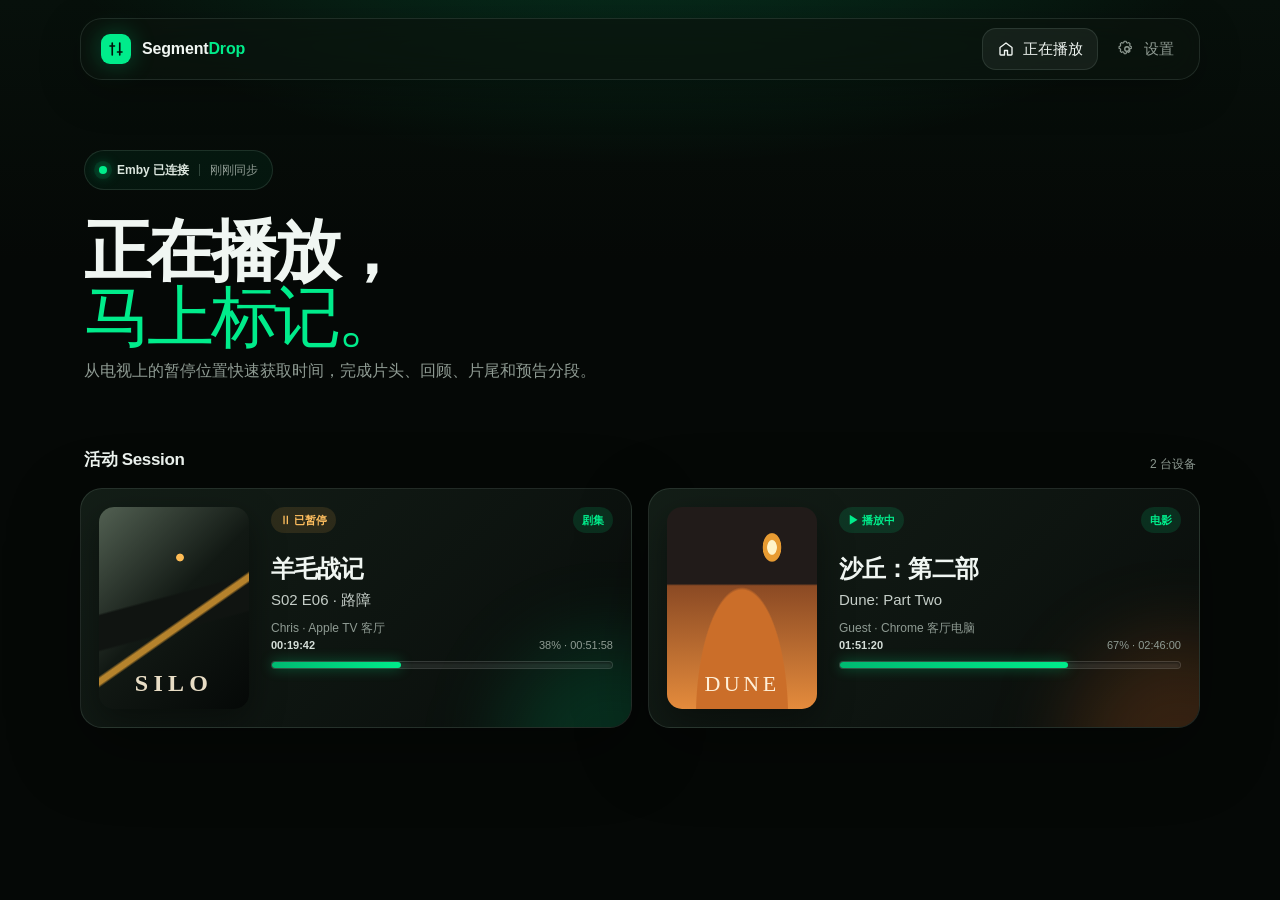
<file: prototype.html>
<!doctype html>
<html lang="zh-CN">
<head>
  <meta charset="utf-8">
  <meta name="viewport" content="width=device-width, initial-scale=1, viewport-fit=cover">
  <meta name="theme-color" content="#050806">
  <title>Segment Drop · Emby → TheIntroDB</title>
  <style>
    :root {
      color-scheme: dark;
      --bg: #050806;
      --panel: rgba(16, 23, 19, .82);
      --panel-solid: #101712;
      --panel-soft: #151d18;
      --line: rgba(220, 255, 232, .11);
      --line-strong: rgba(220, 255, 232, .2);
      --text: #f0f6f2;
      --muted: #8f9b93;
      --green: #00ec8b;
      --green-soft: rgba(0, 236, 139, .13);
      --blue: #388cff;
      --orange: #ff812f;
      --purple: #ac5cff;
      --teal: #18c8ad;
      --danger: #ff5d66;
      --radius: 22px;
      --shadow: 0 22px 70px rgba(0, 0, 0, .36);
    }

    * { box-sizing: border-box; }

    html { background: var(--bg); }

    body {
      margin: 0;
      min-width: 320px;
      min-height: 100vh;
      color: var(--text);
      background:
        radial-gradient(900px 420px at 50% -120px, rgba(0, 236, 139, .18), transparent 68%),
        linear-gradient(180deg, #07100b 0, var(--bg) 260px);
      font: 15px/1.5 -apple-system, BlinkMacSystemFont, "Segoe UI", "PingFang SC", "Microsoft YaHei", sans-serif;
      -webkit-font-smoothing: antialiased;
    }

    button, input { font: inherit; }
    button { color: inherit; }
    button, a { -webkit-tap-highlight-color: transparent; }

    .noise {
      position: fixed;
      inset: 0;
      pointer-events: none;
      opacity: .22;
      z-index: -1;
      background-image: url("data:image/svg+xml,%3Csvg viewBox='0 0 180 180' xmlns='http://www.w3.org/2000/svg'%3E%3Cfilter id='n'%3E%3CfeTurbulence type='fractalNoise' baseFrequency='.9' numOctaves='3' stitchTiles='stitch'/%3E%3C/filter%3E%3Crect width='100%25' height='100%25' filter='url(%23n)' opacity='.08'/%3E%3C/svg%3E");
    }

    .shell {
      width: min(1120px, calc(100% - 32px));
      margin: 0 auto;
      padding: 18px 0 96px;
    }

    .topbar {
      position: sticky;
      top: max(10px, env(safe-area-inset-top));
      z-index: 20;
      height: 62px;
      display: flex;
      align-items: center;
      justify-content: space-between;
      padding: 0 10px 0 20px;
      border: 1px solid var(--line);
      border-radius: 22px;
      background: rgba(12, 20, 15, .72);
      backdrop-filter: blur(22px) saturate(145%);
      box-shadow: 0 12px 42px rgba(0, 0, 0, .25);
    }

    .brand {
      display: flex;
      align-items: center;
      gap: 11px;
      border: 0;
      background: none;
      cursor: pointer;
      padding: 7px 0;
    }

    .brand-mark {
      width: 30px;
      height: 30px;
      display: grid;
      place-items: center;
      border-radius: 9px;
      color: #021109;
      background: var(--green);
      box-shadow: 0 0 24px rgba(0, 236, 139, .28);
    }

    .brand-mark svg { width: 18px; height: 18px; }
    .brand-name { font-size: 16px; font-weight: 780; letter-spacing: -.01em; }
    .brand-name span { color: var(--green); }

    .nav-actions { display: flex; gap: 5px; }
    .nav-btn, .icon-btn {
      min-height: 42px;
      display: inline-flex;
      align-items: center;
      justify-content: center;
      gap: 8px;
      padding: 0 14px;
      border: 1px solid transparent;
      border-radius: 14px;
      background: transparent;
      color: var(--muted);
      cursor: pointer;
      transition: .18s ease;
    }

    .nav-btn:hover, .nav-btn.active, .icon-btn:hover {
      color: var(--text);
      background: rgba(255, 255, 255, .055);
      border-color: var(--line);
    }

    .icon-btn { width: 42px; padding: 0; }
    .nav-btn svg, .icon-btn svg { width: 18px; height: 18px; }

    .view { display: none; animation: rise .26s ease; }
    .view.active { display: block; }
    @keyframes rise { from { opacity: 0; transform: translateY(7px); } }

    .hero {
      padding: 70px 4px 34px;
      display: block;
    }

    .eyebrow {
      display: flex;
      align-items: center;
      gap: 9px;
      color: var(--muted);
      font-size: 12px;
      letter-spacing: .14em;
      text-transform: uppercase;
    }

    .pulse {
      width: 8px;
      height: 8px;
      border-radius: 50%;
      background: var(--green);
      box-shadow: 0 0 0 6px rgba(0, 236, 139, .1), 0 0 18px var(--green);
    }

    h1 {
      margin: 13px 0 10px;
      font-size: clamp(36px, 6vw, 67px);
      line-height: .98;
      letter-spacing: -.055em;
      font-weight: 780;
    }

    h1 em { color: var(--green); font-style: normal; font-weight: 480; }
    .hero p { max-width: 570px; margin: 0; color: var(--muted); font-size: 16px; }

    .sync-status {
      width: fit-content;
      display: inline-flex;
      align-items: center;
      gap: 10px;
      margin-bottom: 15px;
      padding: 10px 14px;
      border: 1px solid var(--line);
      border-radius: 999px;
      background: rgba(0, 236, 139, .055);
      color: var(--muted);
      font-size: 12px;
    }

    .sync-status strong { color: #dce7df; font-weight: 650; }

    .sync-status .status-dot {
      width: 8px;
      height: 8px;
      border-radius: 50%;
      background: var(--green);
      box-shadow: 0 0 0 5px rgba(0, 236, 139, .09), 0 0 13px rgba(0, 236, 139, .8);
    }

    .sync-status .divider { width: 1px; height: 12px; background: var(--line-strong); }

    .section-head {
      display: flex;
      align-items: end;
      justify-content: space-between;
      margin: 30px 4px 15px;
    }

    .section-head h2 { margin: 0; font-size: 17px; letter-spacing: -.02em; }
    .section-head span { color: var(--muted); font-size: 12px; }

    .sessions {
      display: grid;
      grid-template-columns: repeat(2, minmax(0, 1fr));
      gap: 16px;
    }

    .session-card {
      position: relative;
      min-height: 238px;
      overflow: hidden;
      display: grid;
      grid-template-columns: 150px 1fr;
      gap: 22px;
      padding: 18px;
      border: 1px solid var(--line);
      border-radius: var(--radius);
      background: linear-gradient(135deg, rgba(20, 31, 24, .97), rgba(9, 13, 11, .97));
      box-shadow: var(--shadow);
      cursor: pointer;
      text-align: left;
      transition: transform .2s ease, border-color .2s ease;
    }

    .session-card:hover { transform: translateY(-3px); border-color: rgba(0, 236, 139, .3); }
    .session-card::after {
      content: "";
      position: absolute;
      width: 220px;
      height: 220px;
      right: -90px;
      bottom: -130px;
      border-radius: 50%;
      background: var(--glow, rgba(0, 236, 139, .15));
      filter: blur(40px);
    }

    .poster {
      position: relative;
      min-height: 202px;
      overflow: hidden;
      border-radius: 15px;
      background: #17231c;
      box-shadow: 0 12px 35px rgba(0, 0, 0, .4);
    }

    .poster.silo {
      background:
        linear-gradient(145deg, transparent 55%, rgba(245, 172, 54, .72) 56% 58%, transparent 59%),
        radial-gradient(circle at 54% 25%, #ffbc55 0 2%, transparent 2.5%),
        linear-gradient(165deg, transparent 44%, #101411 45% 59%, transparent 60%),
        linear-gradient(135deg, #526052, #121914 48%, #050807);
    }

    .poster.silo::after {
      content: "SILO";
      position: absolute;
      inset: auto 0 14px;
      text-align: center;
      letter-spacing: .22em;
      font: 700 24px/1 Georgia, serif;
      color: #e8ddc5;
    }

    .poster.dune {
      background:
        radial-gradient(ellipse at 70% 20%, #fff3c8 0 3%, #e79b32 3.5% 6%, transparent 6.5%),
        radial-gradient(ellipse at 50% 105%, #cb6e29 0 43%, transparent 44%),
        linear-gradient(#211b19 0 38%, #8b4a24 39%, #e48b3c);
    }

    .poster.dune::after {
      content: "DUNE";
      position: absolute;
      inset: auto 0 14px;
      text-align: center;
      letter-spacing: .16em;
      font: 500 22px/1 Georgia, serif;
      color: #fff0d8;
    }

    .session-info { min-width: 0; display: flex; flex-direction: column; z-index: 1; }
    .live-row { display: flex; align-items: center; justify-content: space-between; gap: 8px; }
    .live-chip, .tag {
      display: inline-flex;
      align-items: center;
      gap: 6px;
      width: fit-content;
      padding: 5px 9px;
      border-radius: 999px;
      background: var(--green-soft);
      color: var(--green);
      font-size: 11px;
      font-weight: 700;
    }

    .live-chip.paused { color: #ffbf5f; background: rgba(255, 181, 76, .12); }
    .session-info h3 { margin: 18px 0 2px; font-size: 24px; letter-spacing: -.035em; }
    .episode { color: #c5cec8; white-space: nowrap; overflow: hidden; text-overflow: ellipsis; }
    .meta { margin-top: 7px; color: var(--muted); font-size: 12px; }
    .progress-wrap { margin-top: auto; }
    .progress-label { display: flex; justify-content: space-between; margin-bottom: 8px; color: var(--muted); font-size: 11px; }
    .progress-label .elapsed { color: #d5ded8; font-weight: 650; }
    .progress {
      position: relative;
      display: block;
      height: 8px;
      border: 1px solid rgba(255, 255, 255, .085);
      border-radius: 99px;
      background: rgba(255, 255, 255, .095);
      box-shadow: inset 0 1px 3px rgba(0, 0, 0, .5);
    }
    .progress i {
      display: block;
      width: var(--progress);
      height: 100%;
      border-radius: inherit;
      background: linear-gradient(90deg, #00b971, var(--green));
      box-shadow: 0 0 13px rgba(0, 236, 139, .42);
    }

    .back-btn {
      margin: 32px 0 12px;
      display: inline-flex;
      align-items: center;
      gap: 7px;
      min-height: 44px;
      padding: 0 13px;
      border: 0;
      background: none;
      color: var(--muted);
      cursor: pointer;
    }

    .back-btn:hover { color: var(--text); }
    .back-btn svg { width: 18px; height: 18px; }

    .media-banner {
      position: relative;
      overflow: hidden;
      min-height: 258px;
      display: grid;
      grid-template-columns: 145px 1fr;
      align-items: end;
      gap: 24px;
      padding: 28px;
      border: 1px solid var(--line);
      border-radius: 28px;
      background:
        linear-gradient(90deg, rgba(7, 11, 8, .98) 0 38%, rgba(7, 11, 8, .76)),
        radial-gradient(circle at 80% 20%, rgba(0, 236, 139, .2), transparent 35%),
        linear-gradient(135deg, #26382b, #050705);
      box-shadow: var(--shadow);
    }

    .media-banner .poster { min-height: 194px; }
    .media-copy { min-width: 0; z-index: 1; }
    .media-copy .tag { margin-bottom: 10px; }
    .media-copy h2 { margin: 0; font-size: clamp(27px, 4vw, 43px); letter-spacing: -.045em; }
    .media-copy h3 { margin: 4px 0 9px; font-size: 17px; font-weight: 520; color: #ccd4cf; }
    .media-copy p { margin: 0; color: var(--muted); font-size: 12px; }

    .timeline-panel {
      margin-top: 16px;
      padding: 18px 20px;
      border: 1px solid var(--line);
      border-radius: 20px;
      background: rgba(15, 22, 17, .7);
    }

    .timeline-head { display: flex; justify-content: space-between; margin-bottom: 12px; color: var(--muted); font-size: 11px; }
    .timeline { position: relative; height: 7px; overflow: hidden; border-radius: 99px; background: rgba(255, 255, 255, .08); }
    .timeline span { position: absolute; display: block; height: 100%; border-radius: 99px; }
    .timeline .recap { background: var(--blue); }
    .timeline .intro { background: var(--orange); }
    .timeline .credits { background: var(--purple); }
    .timeline .preview { background: var(--teal); }
    .legend { display: flex; flex-wrap: wrap; gap: 13px; margin-top: 12px; color: var(--muted); font-size: 11px; }
    .legend span { display: flex; align-items: center; gap: 5px; }
    .legend i { width: 7px; height: 7px; border-radius: 2px; background: var(--color); }

    .editor-head { margin: 35px 4px 14px; display: flex; justify-content: space-between; align-items: end; }
    .editor-head h2 { margin: 0 0 3px; font-size: 21px; }
    .editor-head p { margin: 0; color: var(--muted); font-size: 12px; }
    .segment-type-picker, .segment-grid { width: min(100%, 720px); margin-left: auto; margin-right: auto; }
    .segment-type-picker { display: grid; grid-template-columns: repeat(4, 1fr); gap: 7px; margin-top: 35px; margin-bottom: 12px; padding: 5px; border: 1px solid var(--line); border-radius: 16px; background: rgba(0, 0, 0, .18); }
    .segment-type-picker button { min-height: 44px; border: 1px solid transparent; border-radius: 11px; background: transparent; color: var(--muted); font-weight: 650; cursor: pointer; }
    .segment-type-picker button:hover { color: var(--text); background: rgba(255, 255, 255, .04); }
    .segment-type-picker button[data-kind="intro"].active { border-color: color-mix(in srgb, var(--orange) 35%, transparent); background: color-mix(in srgb, var(--orange) 13%, transparent); color: var(--orange); }
    .segment-type-picker button[data-kind="recap"].active { border-color: color-mix(in srgb, var(--blue) 35%, transparent); background: color-mix(in srgb, var(--blue) 13%, transparent); color: var(--blue); }
    .segment-type-picker button[data-kind="credits"].active { border-color: color-mix(in srgb, var(--purple) 35%, transparent); background: color-mix(in srgb, var(--purple) 13%, transparent); color: var(--purple); }
    .segment-type-picker button[data-kind="preview"].active { border-color: color-mix(in srgb, var(--teal) 35%, transparent); background: color-mix(in srgb, var(--teal) 13%, transparent); color: var(--teal); }
    .segment-grid { display: grid; }
    .segment-card {
      --accent: var(--orange);
      position: relative;
      padding: 18px;
      border: 1px solid var(--line);
      border-radius: 21px;
      background: linear-gradient(145deg, rgba(20, 28, 22, .94), rgba(11, 15, 12, .94));
      box-shadow: 0 15px 45px rgba(0, 0, 0, .2);
    }

    .segment-card.recap { --accent: var(--blue); }
    .segment-card.credits { --accent: var(--purple); }
    .segment-card.preview { --accent: var(--teal); }
    .segment-title { display: flex; align-items: center; justify-content: space-between; margin-bottom: 15px; }
    .segment-title h3 { display: flex; align-items: center; gap: 9px; margin: 0; font-size: 15px; text-transform: uppercase; letter-spacing: .08em; }
    .segment-title h3 i { width: 8px; height: 8px; border-radius: 2px; background: var(--accent); box-shadow: 0 0 14px var(--accent); }
    .clear-segment {
      min-width: 52px;
      min-height: 40px;
      padding: 0 10px;
      border: 1px solid var(--line);
      border-radius: 10px;
      background: rgba(255, 255, 255, .025);
      color: #d5ded8;
      font-size: 11px;
      cursor: pointer;
    }
    .clear-segment:hover:not(:disabled) { color: var(--text); border-color: var(--line-strong); background: rgba(255, 255, 255, .055); }

    .time-block + .time-block { margin-top: 13px; }
    .time-label { display: flex; justify-content: space-between; margin-bottom: 6px; color: var(--muted); font-size: 11px; }
    .time-row { display: grid; grid-template-columns: 1fr auto; gap: 8px; }
    .time-input {
      min-width: 0;
      height: 48px;
      padding: 0 13px;
      border: 1px solid var(--line);
      border-radius: 13px;
      outline: 0;
      background: rgba(0, 0, 0, .22);
      color: var(--text);
      font: 620 16px/1 ui-monospace, SFMono-Regular, Menlo, monospace;
      letter-spacing: -.03em;
      transition: .18s ease;
    }

    .time-input:focus { border-color: var(--accent); box-shadow: 0 0 0 3px color-mix(in srgb, var(--accent) 15%, transparent); }
    .capture {
      height: 48px;
      padding: 0 14px;
      border: 1px solid color-mix(in srgb, var(--accent) 38%, transparent);
      border-radius: 13px;
      background: color-mix(in srgb, var(--accent) 12%, transparent);
      color: var(--accent);
      font-weight: 700;
      cursor: pointer;
    }

    .adjust-row { display: grid; grid-template-columns: repeat(4, 1fr); gap: 6px; margin-top: 7px; }
    .adjust {
      min-height: 44px;
      border: 1px solid var(--line);
      border-radius: 11px;
      background: rgba(255, 255, 255, .025);
      color: #aeb9b1;
      font-size: 11px;
      cursor: pointer;
    }

    .adjust:active, .capture:active, .primary:active { transform: scale(.98); }

    .submit-dock {
      position: sticky;
      bottom: max(12px, env(safe-area-inset-bottom));
      z-index: 15;
      margin: 20px auto 0;
      max-width: 580px;
      padding: 7px;
      border: 1px solid var(--line-strong);
      border-radius: 19px;
      background: rgba(11, 18, 13, .88);
      backdrop-filter: blur(22px);
      box-shadow: 0 16px 50px rgba(0, 0, 0, .5);
    }

    .primary {
      width: 100%;
      min-height: 54px;
      border: 0;
      border-radius: 14px;
      background: var(--green);
      color: #021109;
      font-weight: 800;
      cursor: pointer;
      box-shadow: 0 9px 28px rgba(0, 236, 139, .19);
    }
    .primary:disabled { background: #39423d; color: #929d96; opacity: 1; cursor: not-allowed; box-shadow: none; }

    .settings-wrap { max-width: 720px; margin: 58px auto 0; }
    .settings-wrap h1 { font-size: clamp(34px, 6vw, 54px); }
    .settings-card { margin-top: 16px; padding: 22px; border: 1px solid var(--line); border-radius: 22px; background: var(--panel); }
    .settings-card h2 { margin: 0 0 4px; font-size: 18px; }
    .settings-card > p { margin: 0 0 18px; color: var(--muted); font-size: 12px; }
    .field { margin-top: 13px; }
    .field label { display: block; margin-bottom: 6px; color: #b4beb7; font-size: 12px; }
    .field input {
      width: 100%;
      height: 50px;
      padding: 0 14px;
      border: 1px solid var(--line);
      border-radius: 13px;
      outline: 0;
      background: rgba(0, 0, 0, .22);
      color: var(--text);
    }

    .field input:focus { border-color: var(--green); }
    .settings-actions { display: flex; justify-content: space-between; gap: 10px; margin-top: 17px; }
    .secondary { min-height: 46px; padding: 0 15px; border: 1px solid var(--line); border-radius: 13px; background: rgba(255, 255, 255, .03); color: #c8d1cb; cursor: pointer; }
    .save { background: var(--green-soft); border-color: rgba(0, 236, 139, .25); color: var(--green); }

    .toast {
      position: fixed;
      z-index: 50;
      left: 50%;
      top: calc(env(safe-area-inset-top, 0px) + 84px);
      width: min(420px, calc(100% - 28px));
      padding: 15px 17px;
      border: 1px solid var(--line-strong);
      border-radius: 16px;
      background: rgba(18, 27, 21, .96);
      box-shadow: var(--shadow);
      transform: translate(-50%, -24px);
      opacity: 0;
      pointer-events: none;
      transition: .28s ease;
    }

    .toast.show { transform: translate(-50%, 0); opacity: 1; }
    .toast strong { display: block; margin-bottom: 2px; }
    .toast span { color: var(--muted); font-size: 12px; }

    .result-sheet {
      position: fixed;
      inset: 0;
      z-index: 40;
      display: none;
      place-items: end center;
      padding: 18px;
      background: rgba(0, 0, 0, .68);
      backdrop-filter: blur(6px);
    }

    .result-sheet.show { display: grid; }
    .result-box { width: min(520px, 100%); padding: 22px; border: 1px solid var(--line-strong); border-radius: 25px; background: #111a14; box-shadow: var(--shadow); animation: sheet .25s ease; }
    @keyframes sheet { from { transform: translateY(30px); opacity: 0; } }
    .result-box h2 { margin: 0 0 3px; font-size: 22px; }
    .result-box > p { margin: 0 0 17px; color: var(--muted); font-size: 12px; }
    .result-list { display: grid; gap: 8px; }
    .result-item { display: flex; align-items: center; justify-content: space-between; padding: 12px 13px; border-radius: 13px; background: rgba(255, 255, 255, .035); }
    .result-item b { font-size: 13px; }
    .result-item span { color: var(--green); font-size: 12px; }
    .result-box .primary { margin-top: 16px; }
    .editor-column { min-width: 0; }

    @media (min-width: 960px) {
      .editor-layout { display: grid; grid-template-columns: minmax(0, 1.25fr) minmax(390px, .75fr); gap: 22px; align-items: start; }
      .editor-media, .editor-controls { display: grid; gap: 16px; }
      .editor-media .timeline-panel, .editor-controls .segment-type-picker, .editor-controls .submit-dock { margin: 0; }
      .editor-controls .segment-type-picker, .editor-controls .segment-grid, .editor-controls .submit-dock { width: 100%; max-width: none; }
      .editor-controls .submit-dock { position: static; }
    }

    @media (min-width: 720px) {
      .result-sheet { place-items: center; }
    }

    @media (max-width: 850px) {
      .sessions { grid-template-columns: 1fr; }
      .session-card { grid-template-columns: 125px 1fr; min-height: 214px; }
      .poster { min-height: 178px; }
      .media-banner { grid-template-columns: 120px 1fr; }
      .media-banner .poster { min-height: 170px; }
    }

    @media (max-width: 600px) {
      body { background: radial-gradient(500px 300px at 50% -100px, rgba(0, 236, 139, .17), transparent 70%), var(--bg); }
      .shell { width: min(100% - 20px, 1120px); padding-top: 10px; }
      .topbar { height: 56px; border-radius: 17px; padding-left: 14px; }
      .brand-name { font-size: 14px; }
      .nav-btn { width: 42px; padding: 0; }
      .nav-btn span { display: none; }
      .hero { padding: 48px 4px 23px; display: block; }
      h1 { font-size: 43px; }
      .hero p { font-size: 14px; }
      .sync-status { margin-bottom: 14px; }
      .section-head { margin-top: 25px; }
      .sessions { gap: 11px; }
      .session-card { min-height: 174px; grid-template-columns: 104px 1fr; gap: 15px; padding: 12px; border-radius: 19px; }
      .poster { min-height: 150px; border-radius: 12px; }
      .poster.silo::after, .poster.dune::after { font-size: 18px; }
      .session-info h3 { margin-top: 10px; font-size: 20px; }
      .episode { font-size: 13px; }
      .meta { font-size: 10px; }
      .back-btn { margin-top: 20px; }
      .media-banner { min-height: 0; grid-template-columns: 88px 1fr; align-items: center; gap: 14px; padding: 14px; border-radius: 20px; }
      .media-banner .poster { min-height: 127px; }
      .media-copy h2 { font-size: 26px; }
      .media-copy h3 { font-size: 13px; margin-top: 2px; }
      .media-copy p { line-height: 1.55; }
      .timeline-panel { margin-top: 10px; padding: 14px; border-radius: 16px; }
      .legend { justify-content: space-between; gap: 6px; }
      .editor-head { margin-top: 28px; }
      .editor-head h2 { font-size: 19px; }
      .segment-grid { gap: 10px; }
      .segment-card { padding: 15px 13px; border-radius: 18px; }
      .time-input { font-size: 15px; }
      .capture { padding: 0 13px; }
      .submit-dock { margin-top: 14px; }
      .settings-wrap { margin-top: 38px; }
      .settings-card { padding: 17px 14px; }
      .settings-actions { flex-direction: column; }
      .settings-actions button { width: 100%; }
    }
  </style>
</head>
<body>
  <div class="noise"></div>
  <svg width="0" height="0" aria-hidden="true" style="position:absolute">
    <symbol id="icon-cut" viewBox="0 0 24 24"><path d="M7 4v16M17 4v16M4 8h6M14 16h6" fill="none" stroke="currentColor" stroke-width="2.2" stroke-linecap="round"/></symbol>
    <symbol id="icon-home" viewBox="0 0 24 24"><path d="m4 10 8-6 8 6v9a1 1 0 0 1-1 1h-5v-6h-4v6H5a1 1 0 0 1-1-1z" fill="none" stroke="currentColor" stroke-width="1.8" stroke-linejoin="round"/></symbol>
    <symbol id="icon-settings" viewBox="0 0 24 24"><circle cx="12" cy="12" r="3" fill="none" stroke="currentColor" stroke-width="1.8"/><path d="M19 13.5v-3l-2-.7a7 7 0 0 0-.7-1.7l.9-1.9-2.1-2.1-1.9.9a7 7 0 0 0-1.7-.7L10.5 2h-3l-.7 2.3a7 7 0 0 0-1.7.7l-1.9-.9-2.1 2.1.9 1.9a7 7 0 0 0-.7 1.7l-2 .7v3l2 .7a7 7 0 0 0 .7 1.7l-.9 1.9 2.1 2.1 1.9-.9a7 7 0 0 0 1.7.7l.7 2.3h3l.7-2.3a7 7 0 0 0 1.7-.7l1.9.9 2.1-2.1-.9-1.9a7 7 0 0 0 .7-1.7z" transform="translate(2 0) scale(.83)" fill="none" stroke="currentColor" stroke-width="1.8" stroke-linejoin="round"/></symbol>
    <symbol id="icon-arrow" viewBox="0 0 24 24"><path d="m14 5-7 7 7 7" fill="none" stroke="currentColor" stroke-width="2" stroke-linecap="round" stroke-linejoin="round"/></symbol>
  </svg>

  <main class="shell">
    <header class="topbar">
      <button class="brand" data-view-target="home" aria-label="返回正在播放">
        <span class="brand-mark"><svg><use href="#icon-cut"></use></svg></span>
        <span class="brand-name">Segment<span>Drop</span></span>
      </button>
      <nav class="nav-actions" aria-label="主导航">
        <button class="nav-btn active" data-view-target="home"><svg><use href="#icon-home"></use></svg><span>正在播放</span></button>
        <button class="nav-btn" data-view-target="settings"><svg><use href="#icon-settings"></use></svg><span>设置</span></button>
      </nav>
    </header>

    <section class="view active" id="view-home">
      <div class="hero">
        <div>
          <div class="sync-status"><i class="status-dot"></i><strong>Emby 已连接</strong><i class="divider"></i><span>刚刚同步</span></div>
          <h1>正在播放，<br><em>马上标记。</em></h1>
          <p>从电视上的暂停位置快速获取时间，完成片头、回顾、片尾和预告分段。</p>
        </div>
      </div>

      <div class="section-head">
        <h2>活动 Session</h2>
        <span>2 台设备</span>
      </div>

      <div class="sessions">
        <button class="session-card" data-open-editor style="--progress:38%">
          <span class="poster silo" aria-label="羊毛战记海报占位图"></span>
          <span class="session-info">
            <span class="live-row"><span class="live-chip paused">Ⅱ 已暂停</span><span class="tag">剧集</span></span>
            <strong><h3>羊毛战记</h3></strong>
            <span class="episode">S02 E06 · 路障</span>
            <span class="meta">Chris · Apple TV 客厅</span>
            <span class="progress-wrap">
              <span class="progress-label"><span class="elapsed">00:19:42</span><span>38% · 00:51:58</span></span>
              <span class="progress"><i></i></span>
            </span>
          </span>
        </button>

        <button class="session-card" data-open-editor style="--progress:67%; --glow:rgba(255,128,47,.18)">
          <span class="poster dune" aria-label="沙丘海报占位图"></span>
          <span class="session-info">
            <span class="live-row"><span class="live-chip">▶ 播放中</span><span class="tag">电影</span></span>
            <strong><h3>沙丘：第二部</h3></strong>
            <span class="episode">Dune: Part Two</span>
            <span class="meta">Guest · Chrome 客厅电脑</span>
            <span class="progress-wrap">
              <span class="progress-label"><span class="elapsed">01:51:20</span><span>67% · 02:46:00</span></span>
              <span class="progress"><i></i></span>
            </span>
          </span>
        </button>
      </div>
    </section>

    <section class="view" id="view-editor">
      <button class="back-btn" data-view-target="home"><svg><use href="#icon-arrow"></use></svg> 返回正在播放</button>

      <div class="editor-layout">
        <div class="editor-column editor-media">
          <div class="media-banner">
            <div class="poster silo"></div>
            <div class="media-copy">
              <span class="tag">电视剧 · 2024</span>
              <h2>羊毛战记</h2>
              <h3>S02 E06 · 路障</h3>
              <p>TMDb 125988 · Emby 条目 84321</p>
            </div>
          </div>

          <div class="timeline-panel" id="prototype-timeline-panel">
            <div class="timeline-head"><span>00:00:00</span><span id="prototype-timeline-label">片头提交预览</span><span>00:51:58</span></div>
            <div class="timeline" id="prototype-timeline"></div>
            <div class="legend" id="prototype-legend"><span><i style="--color:var(--orange)"></i>片头</span></div>
          </div>
        </div>
        <div class="editor-column editor-controls">
          <div class="segment-type-picker" id="segment-type-picker" role="group" aria-label="片段类型">
            <button type="button" class="active" data-kind="intro" aria-pressed="true">片头</button>
            <button type="button" data-kind="recap" aria-pressed="false">回顾</button>
            <button type="button" data-kind="credits" aria-pressed="false">片尾</button>
            <button type="button" data-kind="preview" aria-pressed="false">预告</button>
          </div>
          <div class="segment-grid" id="segments">
            <article class="segment-card intro" data-segment="intro">
              <div class="segment-title"><h3><i></i> <span id="segment-title-name">片头</span></h3><button class="clear-segment" hidden>清空时间</button></div>
              <div class="time-block" data-boundary="start"><div class="time-label"><span>START</span><span>可为空</span></div><div class="time-row"><input class="time-input" value="" placeholder="可为空" inputmode="decimal" aria-label="片头开始时间"><button class="capture">获取进度</button></div><div class="adjust-row"><button class="adjust" data-delta="-1">−1s</button><button class="adjust" data-delta="-.1">−0.1s</button><button class="adjust" data-delta=".1">+0.1s</button><button class="adjust" data-delta="1">+1s</button></div></div>
              <div class="time-block" data-boundary="end"><div class="time-label"><span>END</span><span>必填</span></div><div class="time-row"><input class="time-input" value="" inputmode="decimal" aria-label="片头结束时间"><button class="capture">获取进度</button></div><div class="adjust-row"><button class="adjust" data-delta="-1">−1s</button><button class="adjust" data-delta="-.1">−0.1s</button><button class="adjust" data-delta=".1">+0.1s</button><button class="adjust" data-delta="1">+1s</button></div></div>
            </article>
          </div>
          <div class="submit-dock"><button class="primary" id="submit-btn" disabled>提交本集片头</button></div>
        </div>
      </div>
    </section>

    <section class="view" id="view-settings">
      <div class="settings-wrap">
        <h1>连接你的<br><em>媒体服务。</em></h1>
        <div class="settings-card">
          <h2>Emby</h2><p>读取正在播放的 Session、媒体信息与播放位置</p>
          <div class="field"><label for="emby-url">Server URL</label><input id="emby-url" value="http://192.168.1.8:8096"></div>
          <div class="field"><label for="emby-key">API Key</label><input id="emby-key" type="password" value="prototype-only-key"></div>
          <div class="settings-actions"><button class="secondary" data-toast="Emby 连接正常">测试连接</button><button class="secondary save" data-toast="Emby 设置已保存">保存 Emby 设置</button></div>
        </div>
        <div class="settings-card">
          <h2>TheIntroDB</h2><p>向社区数据库提交分段时间</p>
          <div class="field"><label for="tidb-key">API Key</label><input id="tidb-key" type="password" value="prototype-only-key"></div>
          <div class="settings-actions"><button class="secondary" data-toast="TheIntroDB API Key 有效">测试 API Key</button><button class="secondary save" data-toast="TheIntroDB 设置已保存">保存 TheIntroDB 设置</button></div>
        </div>
      </div>
    </section>
  </main>

  <div class="toast" id="toast"><strong>已获取播放位置</strong><span>来自 Apple TV 客厅</span></div>

  <div class="result-sheet" id="result-sheet" role="dialog" aria-modal="true" aria-labelledby="result-title">
    <div class="result-box">
      <h2 id="result-title">提交完成</h2>
      <p>这个分段已成功提交。</p>
      <div class="result-list">
        <div class="result-item"><b>片头</b><span>✓ 提交成功</span></div>
      </div>
      <button class="primary" id="close-result">完成</button>
    </div>
  </div>

  <script>
    const views = document.querySelectorAll('.view');
    const navButtons = document.querySelectorAll('.nav-btn');

    function showView(name) {
      views.forEach(view => view.classList.toggle('active', view.id === `view-${name}`));
      navButtons.forEach(button => button.classList.toggle('active', button.dataset.viewTarget === name));
      window.scrollTo({ top: 0, behavior: 'smooth' });
    }

    document.querySelectorAll('[data-view-target]').forEach(button => {
      button.addEventListener('click', () => showView(button.dataset.viewTarget));
    });
    document.querySelectorAll('[data-open-editor]').forEach(button => button.addEventListener('click', () => showView('editor')));

    function parseTime(value) {
      const parts = value.trim().split(':').map(Number);
      if (parts.length !== 3 || parts.some(Number.isNaN)) return null;
      return Math.max(0, parts[0] * 3600 + parts[1] * 60 + parts[2]);
    }

    function formatTime(total) {
      total = Math.max(0, Math.round(total * 10) / 10);
      const hours = Math.floor(total / 3600);
      const minutes = Math.floor((total % 3600) / 60);
      const seconds = (total % 60).toFixed(1).padStart(4, '0');
      return `${String(hours).padStart(2, '0')}:${String(minutes).padStart(2, '0')}:${seconds}`;
    }

    function showToast(title, detail = '原型交互 · 未发送真实请求') {
      const toast = document.querySelector('#toast');
      toast.querySelector('strong').textContent = title;
      toast.querySelector('span').textContent = detail;
      toast.classList.add('show');
      clearTimeout(window.toastTimer);
      window.toastTimer = setTimeout(() => toast.classList.remove('show'), 2200);
    }

    document.querySelectorAll('.adjust').forEach(button => {
      button.addEventListener('click', () => {
        const input = button.closest('.time-block').querySelector('.time-input');
        input.value = formatTime((parseTime(input.value) ?? 0) + Number(button.dataset.delta));
        updateFormState();
      });
    });

    const fakePositions = {
      intro: { start: 91, end: 168 },
      recap: { start: 5.4, end: 89.8 },
      credits: { start: 2980, end: 3110 },
      preview: { start: 2870, end: 2960 },
    };
    document.querySelectorAll('.capture').forEach(button => {
      button.addEventListener('click', () => {
        const card = button.closest('.segment-card');
        const boundary = button.closest('.time-block').dataset.boundary;
        const value = formatTime(fakePositions[card.dataset.segment][boundary]);
        button.closest('.time-row').querySelector('.time-input').value = value;
        showToast('已获取播放进度', `Apple TV 客厅 · ${value}`);
        updateFormState();
      });
    });

    document.querySelectorAll('.time-input').forEach(input => input.addEventListener('input', updateFormState));

    const segmentNames = { intro: '片头', recap: '回顾', credits: '片尾', preview: '预告' };
    const segmentColors = { intro: 'orange', recap: 'blue', credits: 'purple', preview: 'teal' };

    document.querySelector('#segment-type-picker').addEventListener('click', event => {
      const button = event.target.closest('button[data-kind]');
      if (!button) return;
      const type = button.dataset.kind;
      const name = segmentNames[type];
      const card = document.querySelector('.segment-card');
      card.className = `segment-card ${type}`;
      card.dataset.segment = type;
      document.querySelectorAll('#segment-type-picker button').forEach(option => {
        const active = option === button;
        option.classList.toggle('active', active);
        option.setAttribute('aria-pressed', String(active));
      });
      document.querySelector('#segment-title-name').textContent = name;
      document.querySelector('#prototype-timeline-label').textContent = `${name}提交预览`;
      document.querySelector('#prototype-legend').innerHTML = `<span><i style="--color:var(--${segmentColors[type]})"></i>${name}</span>`;

      const startOptional = type === 'intro' || type === 'recap';
      setBoundaryState('start', startOptional, name);
      setBoundaryState('end', !startOptional, name);
      updateFormState();
    });

    function setBoundaryState(boundary, optional, name) {
      const block = document.querySelector(`.time-block[data-boundary="${boundary}"]`);
      block.querySelector('.time-label span:last-child').textContent = optional ? '可为空' : '必填';
      const input = block.querySelector('.time-input');
      input.placeholder = optional ? '可为空' : '';
      input.setAttribute('aria-label', `${name}${boundary === 'start' ? '开始' : '结束'}时间`);
    }

    document.querySelectorAll('.clear-segment').forEach(button => {
      button.addEventListener('click', () => {
        const card = button.closest('.segment-card');
        card.querySelectorAll('.time-input').forEach(input => input.value = '');
        updateFormState();
        showToast('已清空时间', '请选择或获取新的播放位置');
      });
    });

    function updateFormState() {
      const card = document.querySelector('.segment-card');
      const inputs = [...card.querySelectorAll('.time-input')];
      const hasInput = inputs.some(input => input.value.trim());
      card.querySelector('.clear-segment').hidden = !hasInput;
      const type = card.dataset.segment;
      const name = segmentNames[type];
      const canSubmit = requiredFieldsPresent(inputs, type);
      const submitButton = document.querySelector('#submit-btn');
      submitButton.textContent = `提交本集${name}`;
      submitButton.disabled = !canSubmit;
      submitButton.title = canSubmit ? '' : '请填写必填时间';
      document.querySelector('.result-item b').textContent = name;

      const start = inputs[0].value.trim() ? parseTime(inputs[0].value) : 0;
      const end = inputs[1].value.trim() ? parseTime(inputs[1].value) : 3118;
      const readable = inputs.every(input => !input.value.trim() || parseTime(input.value) != null);
      const canPreview = canSubmit && readable;
      const timeline = document.querySelector('#prototype-timeline');
      if (canPreview) {
        const left = Math.min(100, start / 3118 * 100);
        const width = Math.max(.2, (end - start) / 3118 * 100);
        timeline.innerHTML = `<span class="${type}" style="left:${left}%;width:${width}%"></span>`;
      } else timeline.innerHTML = '';
    }

    function requiredFieldsPresent(inputs, type) {
      const required = type === 'intro' || type === 'recap' ? inputs[1] : inputs[0];
      return Boolean(required.value.trim() && parseTime(required.value) != null);
    }

    document.querySelector('#submit-btn').addEventListener('click', () => {
      const type = document.querySelector('.segment-card').dataset.segment;
      const inputs = [...document.querySelectorAll('.time-input')];
      const required = type === 'intro' || type === 'recap' ? inputs[1] : inputs[0];
      if (!required.value.trim()) {
        required.focus();
        showToast(`${segmentNames[type]}的 ${required === inputs[0] ? 'Start' : 'End'} 为必填项`);
        return;
      }
      document.querySelector('#result-sheet').classList.add('show');
    });
    document.querySelector('#close-result').addEventListener('click', () => document.querySelector('#result-sheet').classList.remove('show'));
    document.querySelector('#result-sheet').addEventListener('click', event => {
      if (event.target.id === 'result-sheet') event.currentTarget.classList.remove('show');
    });

    document.querySelectorAll('[data-toast]').forEach(button => button.addEventListener('click', () => showToast(button.dataset.toast)));
    updateFormState();
  </script>
</body>
</html>
</file>
